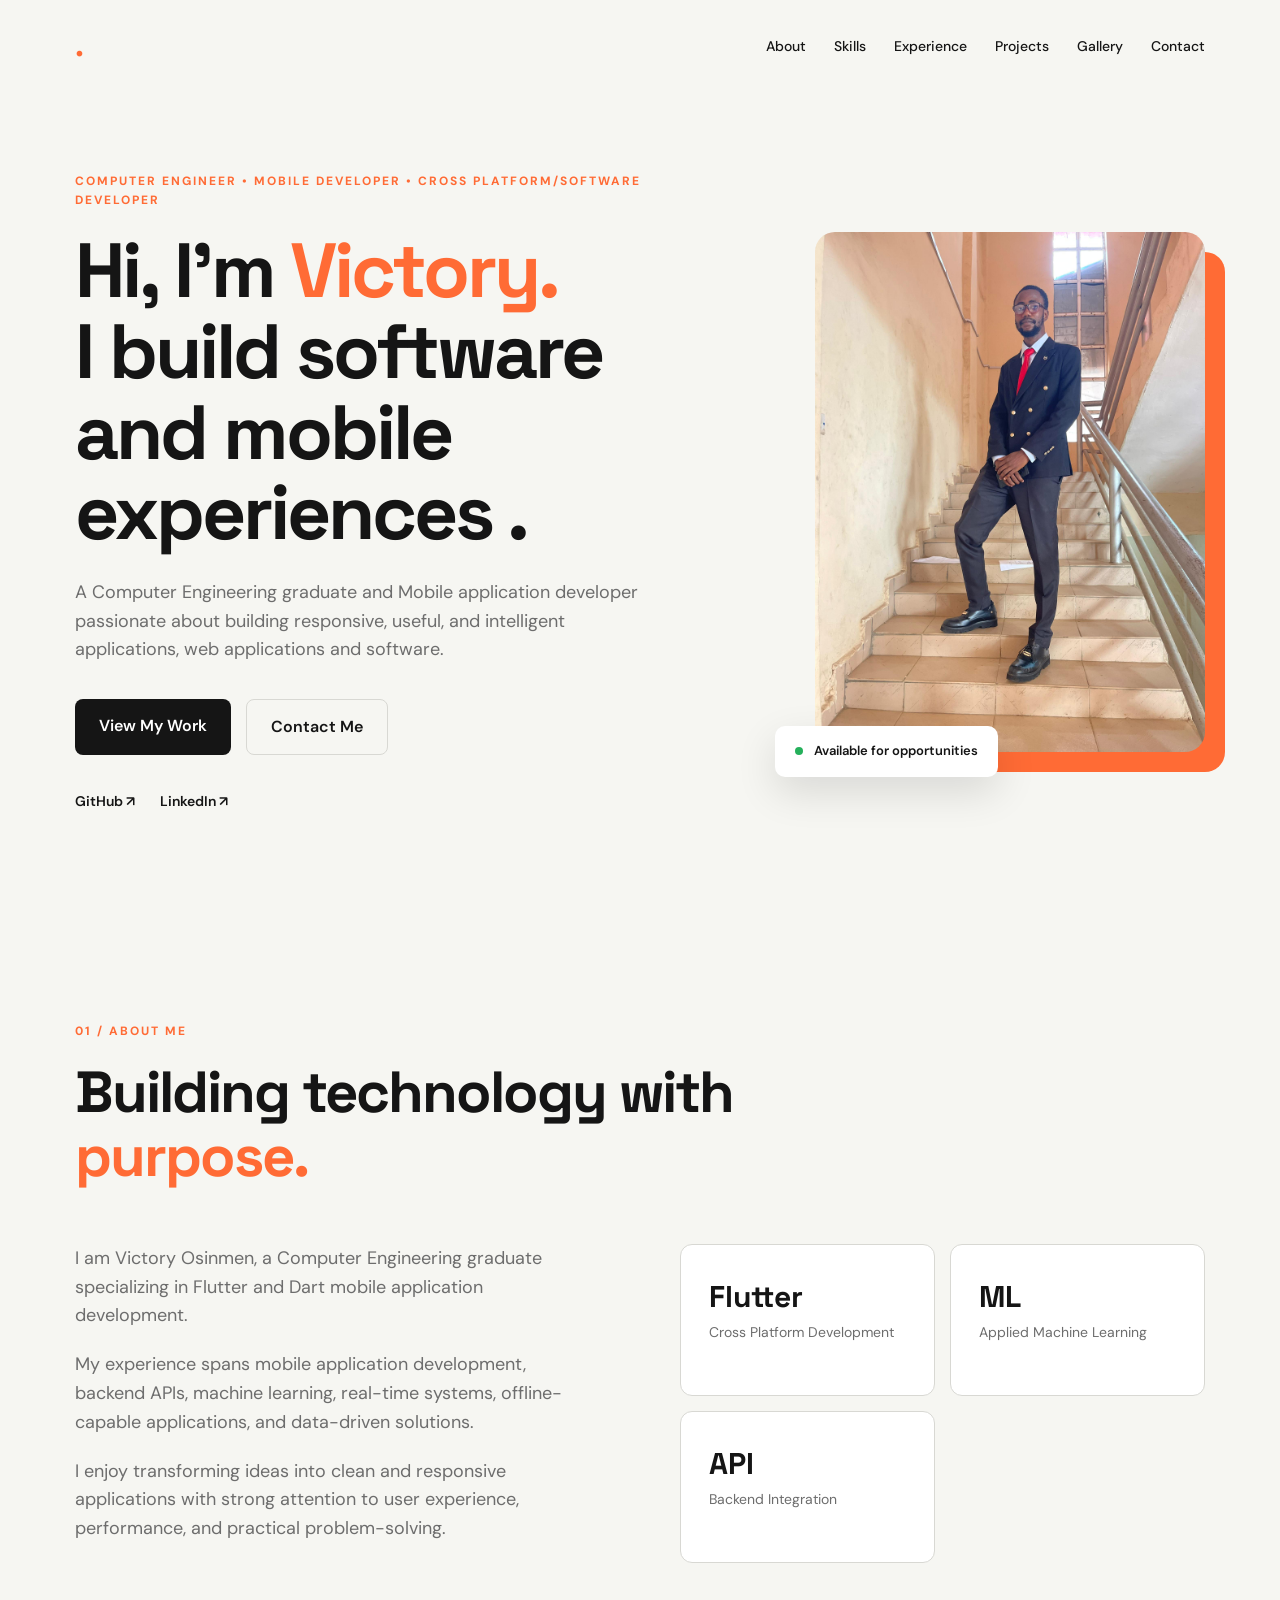
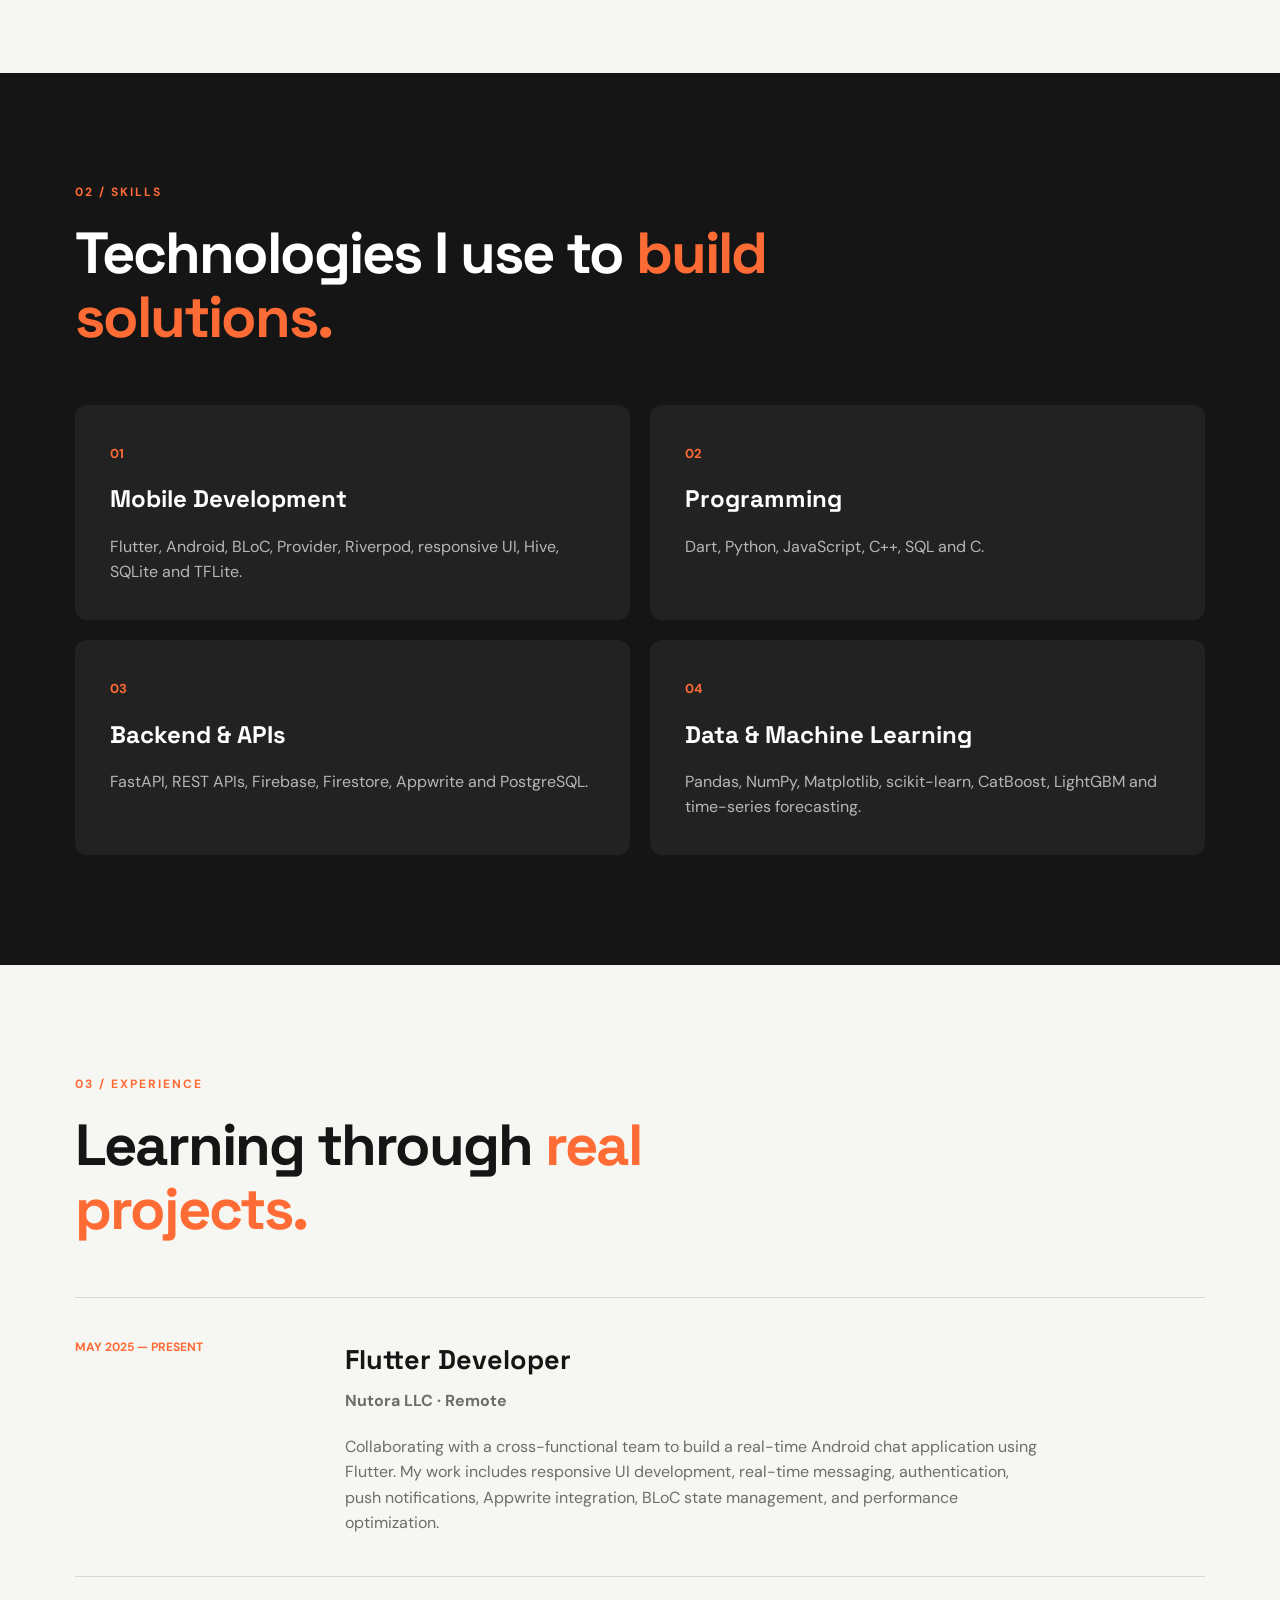
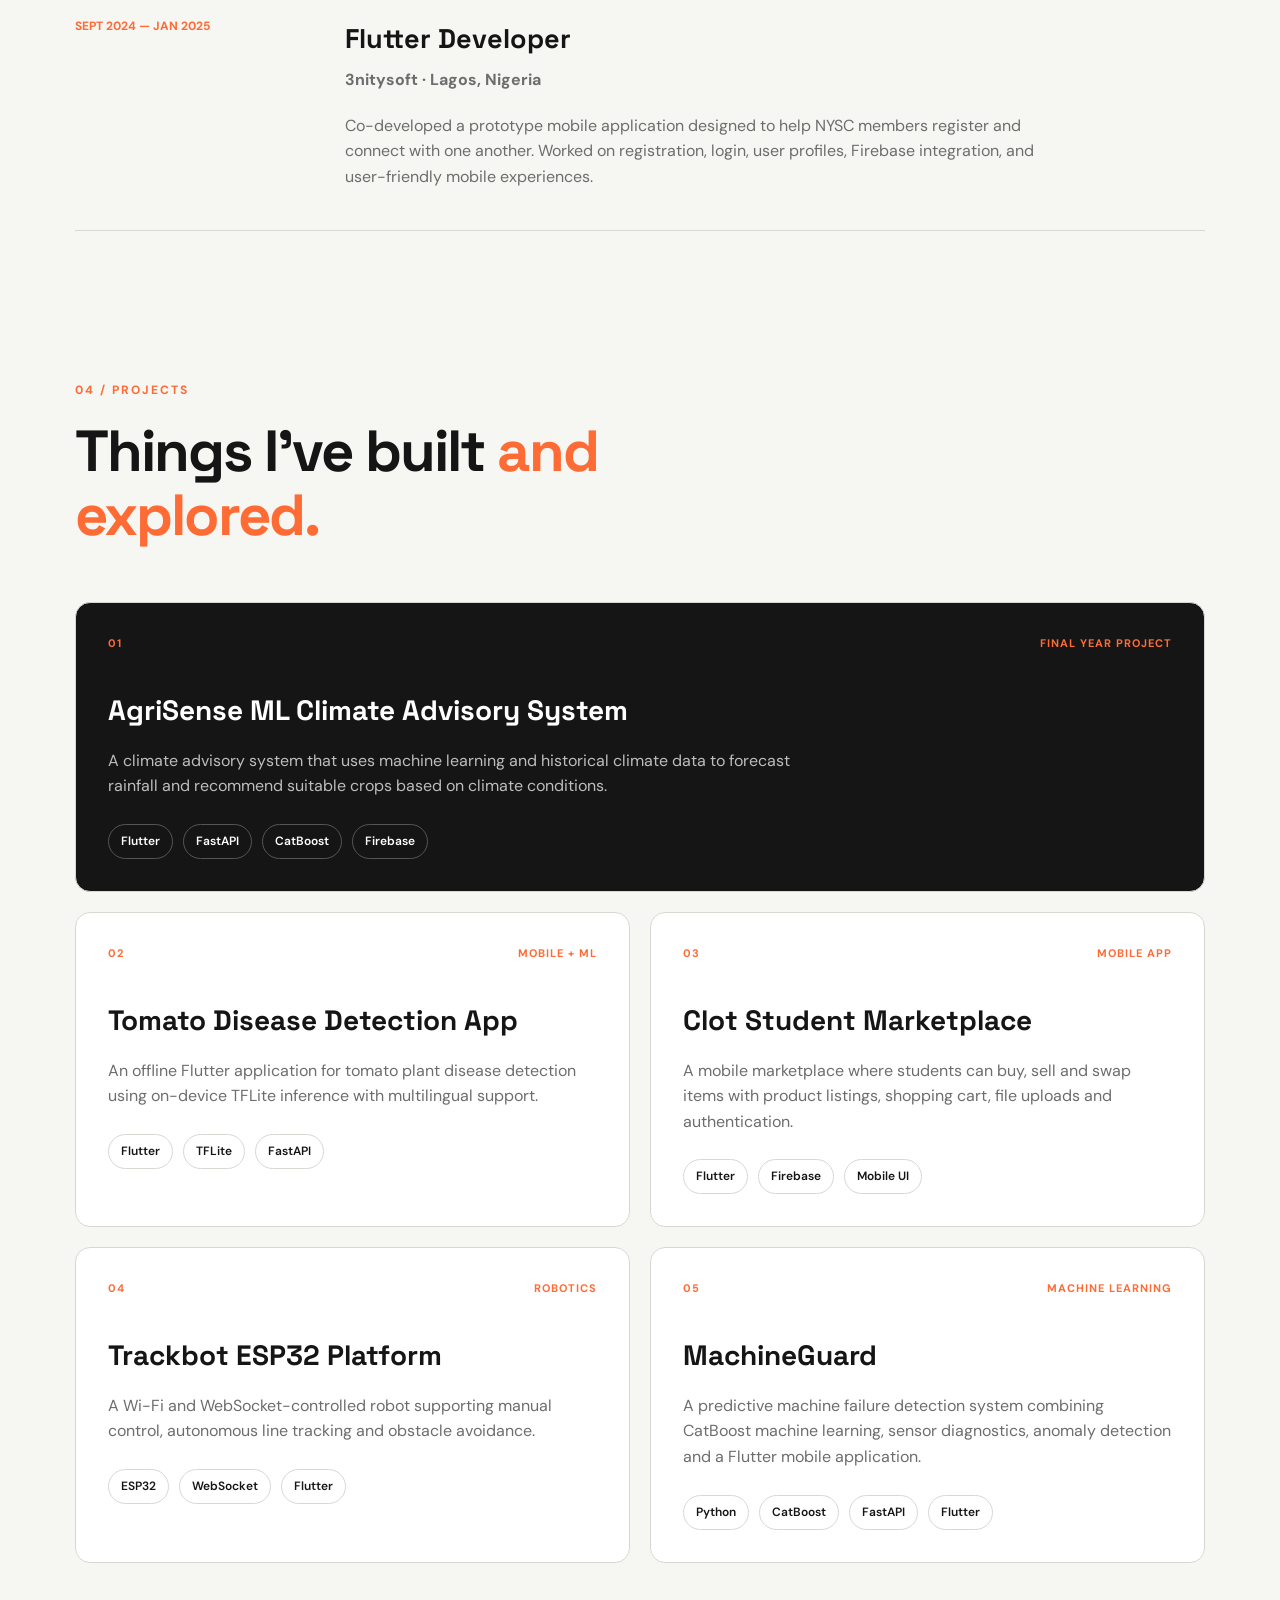
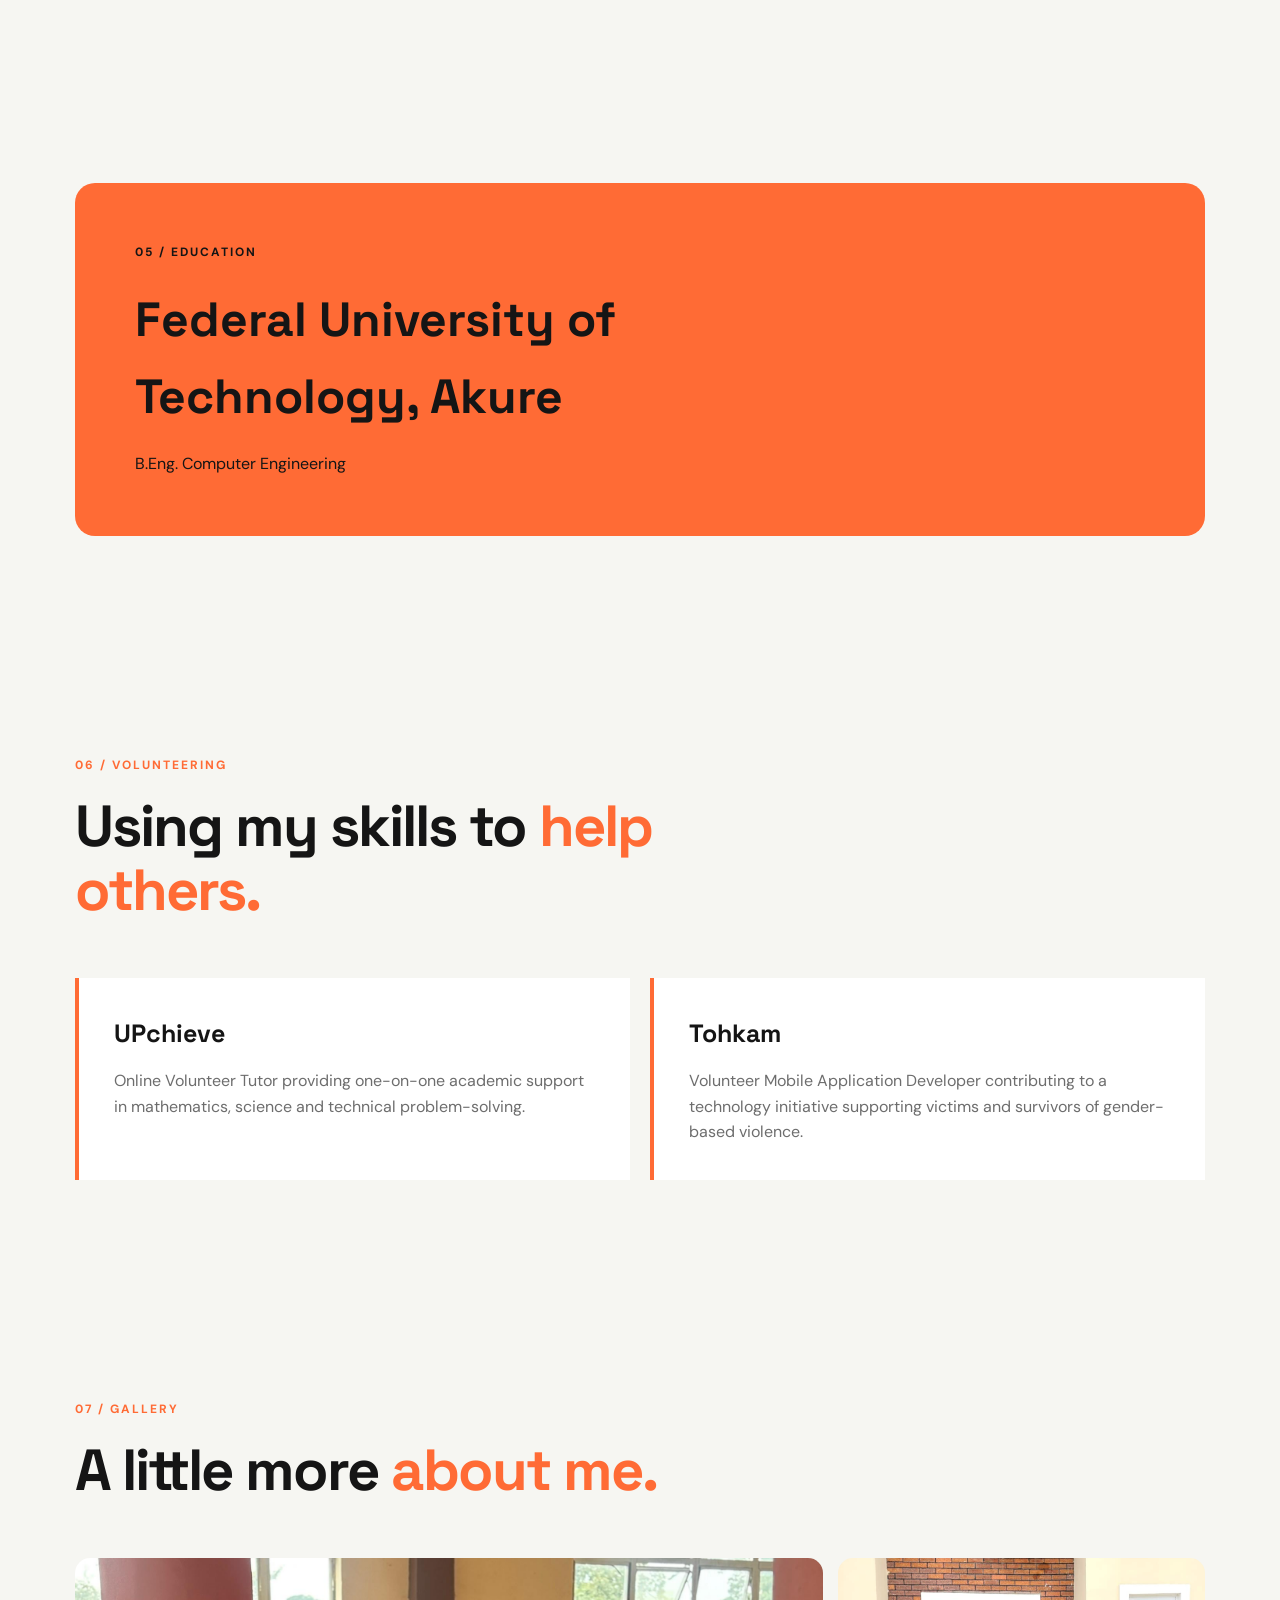
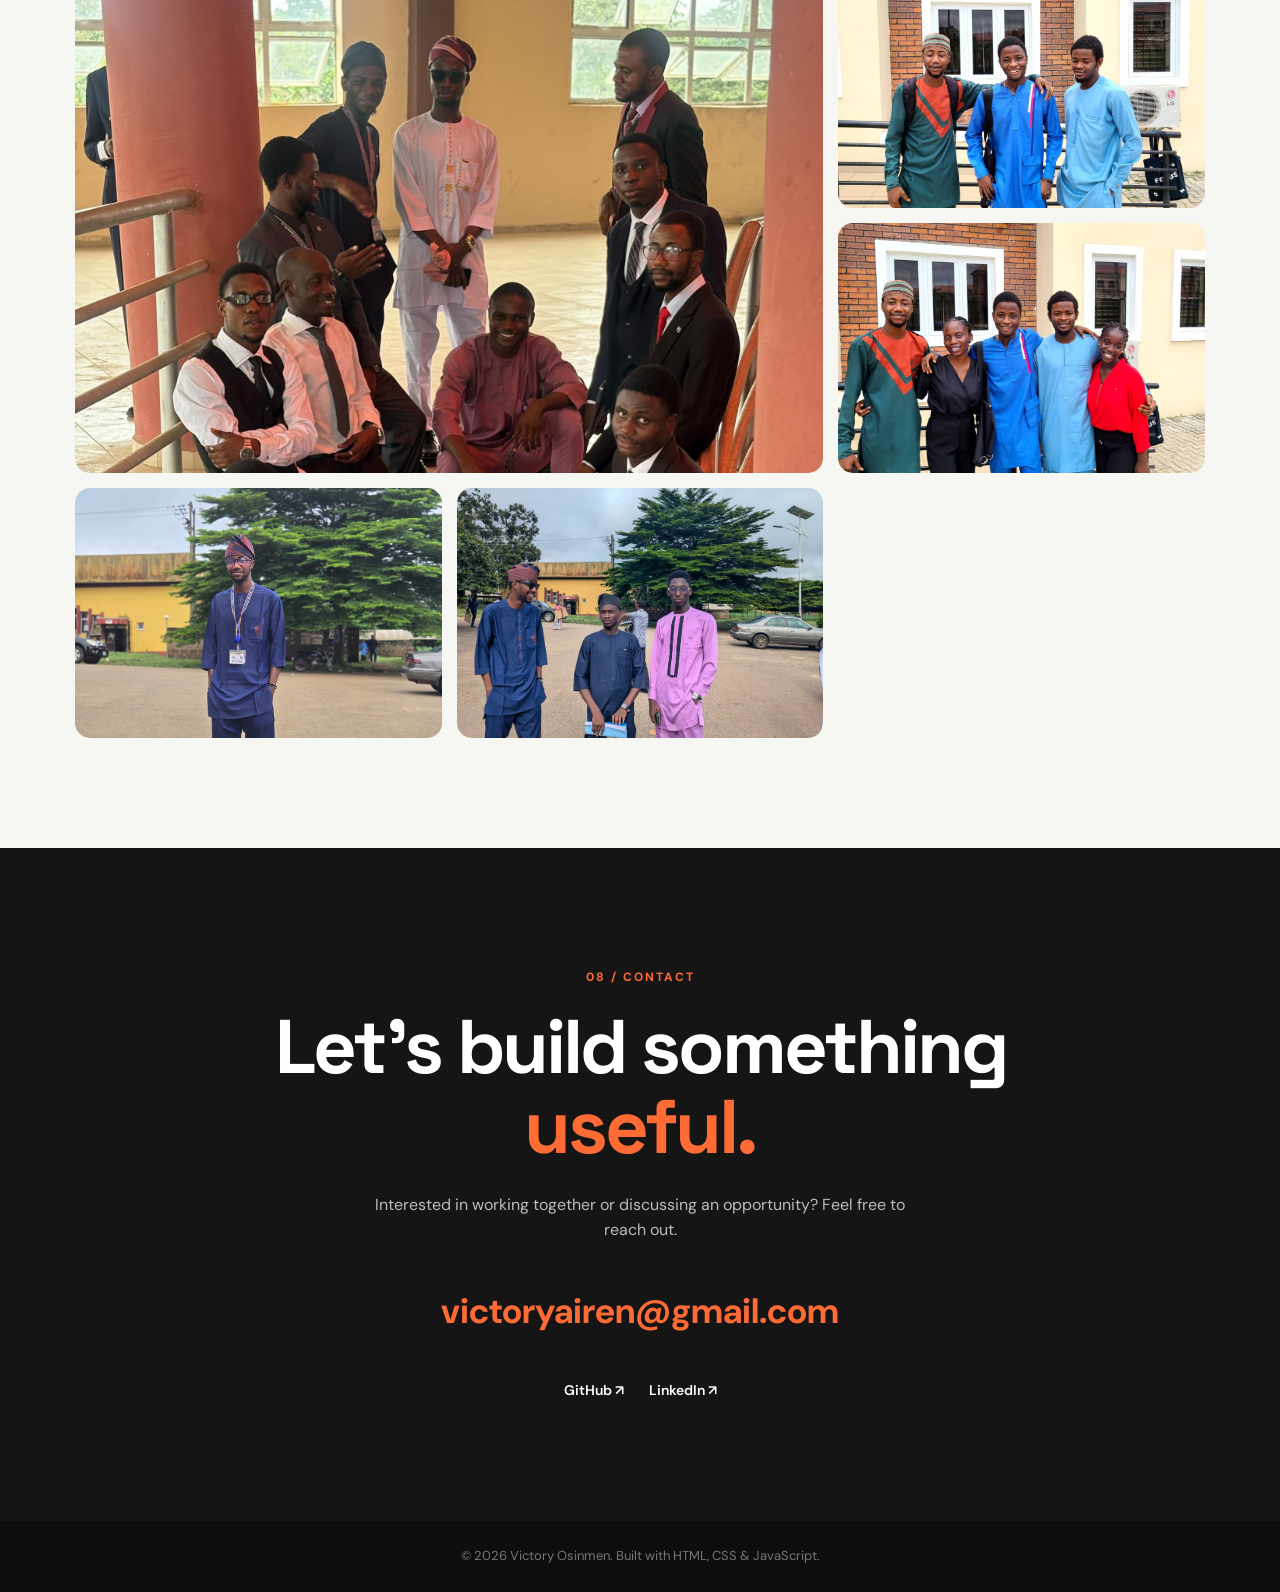
<file: index.html>
<!DOCTYPE html>
<html lang="en">
<head>
    <meta charset="UTF-8">
    <meta name="viewport" content="width=device-width, initial-scale=1.0">

    <title>Victory Osinmen | Flutter Developer</title>

    <link rel="stylesheet" href="style.css">

    <!-- Google Font -->
    <link rel="preconnect" href="https://fonts.googleapis.com">
    <link rel="preconnect" href="https://fonts.gstatic.com" crossorigin>
    <link href="https://fonts.googleapis.com/css2?family=DM+Sans:wght@400;500;600;700&family=Space+Grotesk:wght@500;600;700&display=swap" rel="stylesheet">
</head>

<body>

    <!-- NAVBAR -->

    <header class="navbar">
        <a href="#home" class="logo">
            <span>.</span>
        </a>

        <nav id="navLinks">
            <a href="#about">About</a>
            <a href="#skills">Skills</a>
            <a href="#experience">Experience</a>
            <a href="#projects">Projects</a>
            <a href="#gallery">Gallery</a>
            <a href="#contact">Contact</a>
        </nav>

        <button class="menu-btn" id="menuBtn" aria-label="Open Menu">
            ☰
        </button>
    </header>

    <!--HERO -->
    <main>
        <section id="home" class="hero">
            <div class="hero-content">
                <p class="hero-tag">COMPUTER ENGINEER • MOBILE DEVELOPER • CROSS PLATFORM/SOFTWARE DEVELOPER</p>
                <h1>
                    Hi, I'm <span>Victory.</span><br>
                    I build software and mobile experiences .
                </h1>

                <p class="hero-description">
                    A Computer Engineering graduate and Mobile application developer
                    passionate about building responsive, useful, and
                    intelligent applications, web applications and software.
                </p>

                <div class="hero-buttons">
                    <a href="#projects" class="btn btn-primary">
                        View My Work
                    </a>

                    <a href="#contact" class="btn btn-secondary">
                        Contact Me
                    </a>
                </div>

                <div class="hero-socials">
                    <a href="https://github.com/osinmen" target="_blank">
                        GitHub ↗
                    </a>

                    <a href="https://linkedin.com/in/victory-airen-781277395/" target="_blank">
                        LinkedIn ↗
                    </a>
                </div>
            </div>
            <div class="hero-image-wrapper">
                <div class="hero-image-bg"></div>
                <img
                    src="images/profile.jpeg"
                    alt="Victory Osinmen"
                    class="hero-image"
                >

                <div class="floating-card">
                    <span class="card-dot"></span>
                    Available for opportunities
                </div>

            </div>

        </section>


        <!--  ABOUT  -->

        <section id="about" class="section">

            <div class="section-heading">
                <p class="section-number">01 / ABOUT ME</p>

                <h2>
                    Building technology with
                    <span>purpose.</span>
                </h2>
            </div>


            <div class="about-grid">

                <div class="about-text">

                    <p>
                        I am Victory Osinmen, a Computer Engineering graduate
                        specializing in Flutter and Dart mobile application
                        development.
                    </p>

                    <p>
                        My experience spans mobile application development,
                        backend APIs, machine learning, real-time systems,
                        offline-capable applications, and data-driven solutions.
                    </p>

                    <p>
                        I enjoy transforming ideas into clean and responsive
                        applications with strong attention to user experience,
                        performance, and practical problem-solving.
                    </p>

                </div>


                <div class="stats-grid">

                  
                    <div class="stat-card">
                        <h3>Flutter</h3>
                        <p>Cross Platform Development</p>
                    </div>

                    <div class="stat-card">
                        <h3>ML</h3>
                        <p>Applied Machine Learning</p>
                    </div>

                    <div class="stat-card">
                        <h3>API</h3>
                        <p>Backend Integration</p>
                    </div>

                </div>

            </div>

        </section>


        <!--  SKILLS -->

        <section id="skills" class="section dark-section">

            <div class="section-heading light-heading">
                <p class="section-number">02 / SKILLS</p>

                <h2>
                    Technologies I use to
                    <span>build solutions.</span>
                </h2>
            </div>


            <div class="skills-grid">

                <div class="skill-card">
                    <span class="skill-number">01</span>
                    <h3>Mobile Development</h3>

                    <p>
                        Flutter, Android, BLoC, Provider, Riverpod,
                        responsive UI, Hive, SQLite and TFLite.
                    </p>
                </div>


                <div class="skill-card">
                    <span class="skill-number">02</span>
                    <h3>Programming</h3>

                    <p>
                        Dart, Python, JavaScript, C++, SQL and C.
                    </p>
                </div>


                <div class="skill-card">
                    <span class="skill-number">03</span>
                    <h3>Backend & APIs</h3>

                    <p>
                        FastAPI, REST APIs, Firebase, Firestore,
                        Appwrite and PostgreSQL.
                    </p>
                </div>


                <div class="skill-card">
                    <span class="skill-number">04</span>
                    <h3>Data & Machine Learning</h3>

                    <p>
                        Pandas, NumPy, Matplotlib, scikit-learn,
                        CatBoost, LightGBM and time-series forecasting.
                    </p>
                </div>

            </div>

        </section>


        <!--  EXPERIENCE  -->

        <section id="experience" class="section">

            <div class="section-heading">
                <p class="section-number">03 / EXPERIENCE</p>

                <h2>
                    Learning through
                    <span>real projects.</span>
                </h2>
            </div>


            <div class="timeline">


                <div class="timeline-item">

                    <div class="timeline-date">
                        MAY 2025 — PRESENT
                    </div>

                    <div class="timeline-content">

                        <h3>Flutter Developer</h3>

                        <h4>Nutora LLC · Remote</h4>

                        <p>
                            Collaborating with a cross-functional team to build
                            a real-time Android chat application using Flutter.
                            My work includes responsive UI development, real-time
                            messaging, authentication, push notifications,
                            Appwrite integration, BLoC state management, and
                            performance optimization.
                        </p>

                    </div>

                </div>


                <div class="timeline-item">

                    <div class="timeline-date">
                        SEPT 2024 — JAN 2025
                    </div>

                    <div class="timeline-content">

                        <h3>Flutter Developer</h3>

                        <h4>3nitysoft · Lagos, Nigeria</h4>

                        <p>
                            Co-developed a prototype mobile application designed
                            to help NYSC members register and connect with one
                            another. Worked on registration, login, user profiles,
                            Firebase integration, and user-friendly mobile
                            experiences.
                        </p>

                    </div>

                </div>

            </div>

        </section>


        <!-- PROJECTS  -->

        <section id="projects" class="section projects-section">

            <div class="section-heading">
                <p class="section-number">04 / PROJECTS</p>

                <h2>
                    Things I've built
                    <span>and explored.</span>
                </h2>
            </div>


            <div class="projects-grid">


                <article class="project-card featured-project">

                    <div class="project-top">
                        <span>01</span>
                        <span>FINAL YEAR PROJECT</span>
                    </div>

                    <h3>AgriSense ML Climate Advisory System</h3>

                    <p>
                        A climate advisory system that uses machine learning
                        and historical climate data to forecast rainfall and
                        recommend suitable crops based on climate conditions.
                    </p>

                    <div class="project-tags">
                        <span>Flutter</span>
                        <span>FastAPI</span>
                        <span>CatBoost</span>
                        <span>Firebase</span>
                    </div>

                </article>


                <article class="project-card">

                    <div class="project-top">
                        <span>02</span>
                        <span>MOBILE + ML</span>
                    </div>

                    <h3>Tomato Disease Detection App</h3>

                    <p>
                        An offline Flutter application for tomato plant disease
                        detection using on-device TFLite inference with
                        multilingual support.
                    </p>

                    <div class="project-tags">
                        <span>Flutter</span>
                        <span>TFLite</span>
                        <span>FastAPI</span>
                    </div>

                </article>


                <article class="project-card">

                    <div class="project-top">
                        <span>03</span>
                        <span>MOBILE APP</span>
                    </div>

                    <h3>Clot Student Marketplace</h3>

                    <p>
                        A mobile marketplace where students can buy, sell and
                        swap items with product listings, shopping cart,
                        file uploads and authentication.
                    </p>

                    <div class="project-tags">
                        <span>Flutter</span>
                        <span>Firebase</span>
                        <span>Mobile UI</span>
                    </div>

                </article>


                <article class="project-card">

                    <div class="project-top">
                        <span>04</span>
                        <span>ROBOTICS</span>
                    </div>

                    <h3>Trackbot ESP32 Platform</h3>

                    <p>
                        A Wi-Fi and WebSocket-controlled robot supporting
                        manual control, autonomous line tracking and
                        obstacle avoidance.
                    </p>

                    <div class="project-tags">
                        <span>ESP32</span>
                        <span>WebSocket</span>
                        <span>Flutter</span>
                    </div>

                </article>


                <article class="project-card">

                    <div class="project-top">
                        <span>05</span>
                        <span>MACHINE LEARNING</span>
                    </div>

                    <h3>MachineGuard</h3>

                    <p>
                        A predictive machine failure detection system combining
                        CatBoost machine learning, sensor diagnostics, anomaly
                        detection and a Flutter mobile application.
                    </p>

                    <div class="project-tags">
                        <span>Python</span>
                        <span>CatBoost</span>
                        <span>FastAPI</span>
                        <span>Flutter</span>
                    </div>

                </article>

            </div>

        </section>


        <!-- EDUCATION  -->

        <section class="section education-section">

            <div class="education-card">

                <div>
                    <p class="section-number">05 / EDUCATION</p>

                    <h2>
                        Federal University of Technology, Akure
                    </h2>

                    <p class="education-degree">
                        B.Eng. Computer Engineering
                    </p>
                </div>

               

            </div>

        </section>


        <!--  VOLUNTEERING  -->

        <section class="section">

            <div class="section-heading">
                <p class="section-number">06 / VOLUNTEERING</p>

                <h2>
                    Using my skills to
                    <span>help others.</span>
                </h2>
            </div>


            <div class="volunteer-grid">

                <div class="volunteer-card">
                    <h3>UPchieve</h3>

                    <p>
                        Online Volunteer Tutor providing one-on-one academic
                        support in mathematics, science and technical
                        problem-solving.
                    </p>
                </div>


                <div class="volunteer-card">
                    <h3>Tohkam</h3>

                    <p>
                        Volunteer Mobile Application Developer contributing to
                        a technology initiative supporting victims and survivors
                        of gender-based violence.
                    </p>
                </div>

            </div>

        </section>


        <!-- GALLERY -->

        <section id="gallery" class="section gallery-section">

            <div class="section-heading">
                <p class="section-number">07 / GALLERY</p>

                <h2>
                    A little more
                    <span>about me.</span>
                </h2>
            </div>


            <div class="gallery-grid">
                <div class="gallery-item gallery-large">
                    <img src="images/photo1.jpeg" alt="Victory and friends" style="object-position: top;">
                </div>
                <div class="gallery-item">
                    <img src="images/photo2.jpg" alt="Victory">
                </div>
                <div class="gallery-item">
                    <img src="images/photo3.jpg" alt="Victory and friends">
                </div>
                <div class="gallery-item">
                    <img src="images/photo4.jpeg" alt="Victory" style="object-position: top;">
                </div>

                <div class="gallery-item">
                    <img src="images/photo5.jpeg" alt="Victory and friends">
                </div>

            </div>

        </section>


        <!-- CONTACT  -->
        <section id="contact" class="contact-section">

            <p class="section-number">08 / CONTACT</p>

            <h2>
                Let's build something
                <span>useful.</span>
            </h2>

            <p>
                Interested in working together or discussing an opportunity?
                Feel free to reach out.
            </p>


            <a href="mailto:victoryairen@gmail.com" class="contact-email">
                victoryairen@gmail.com
            </a>


            <div class="contact-links">

                <a href="https://github.com/osinmen" target="_blank">
                    GitHub ↗
                </a>

                <a href="https://linkedin.com/in/victory-airen-781277395/" target="_blank">
                    LinkedIn ↗
                </a>

            </div>

        </section>

    </main>


    <!--  FOOTER  -->

    <footer>

        <p>
            © <span id="year"></span> Victory Osinmen.
            Built with HTML, CSS & JavaScript.
        </p>

    </footer>


    <script src="script.js"></script>

</body>
</html>
</file>
<file: style.css>
/* =========================
   RESET
========================= */

* {
    margin: 0;
    padding: 0;
    box-sizing: border-box;
}


html {
    scroll-behavior: smooth;
}


body {
    font-family: "DM Sans", sans-serif;
    background: #f6f6f2;
    color: #151515;
    line-height: 1.6;
    overflow-x: hidden;
}


a {
    text-decoration: none;
    color: inherit;
}


img {
    width: 100%;
    display: block;
}


/* =========================
   VARIABLES
========================= */

:root {
    --dark: #151515;
    --dark-soft: #222222;
    --light: #f6f6f2;
    --white: #ffffff;
    --accent: #ff6b35;
    --gray: #6d6d6d;
    --border: #d8d8d3;
    --container: 1180px;
}


/* =========================
   NAVBAR
========================= */

.navbar {
    width: 100%;
    max-width: var(--container);
    margin: auto;
    padding: 22px 25px;

    display: flex;
    justify-content: space-between;
    align-items: center;

    position: relative;
    z-index: 100;
}


.logo {
    font-family: "Space Grotesk", sans-serif;
    font-size: 30px;
    font-weight: 700;
}


.logo span {
    color: var(--accent);
}


.navbar nav {
    display: flex;
    gap: 28px;
}


.navbar nav a {
    font-size: 14px;
    font-weight: 500;
    position: relative;
}


.navbar nav a::after {
    content: "";
    position: absolute;

    width: 0;
    height: 2px;

    background: var(--accent);

    bottom: -5px;
    left: 0;

    transition: 0.3s;
}


.navbar nav a:hover::after {
    width: 100%;
}


.menu-btn {
    display: none;
    border: none;
    background: transparent;

    font-size: 28px;
    cursor: pointer;
}


/* =========================
   HERO
========================= */

.hero {
    min-height: calc(100vh - 80px);
    max-width: var(--container);

    margin: auto;
    padding: 60px 25px 80px;

    display: grid;
    grid-template-columns: 1.1fr 0.9fr;
    align-items: center;
    gap: 70px;
}


.hero-tag,
.section-number {
    color: var(--accent);
    font-size: 12px;
    font-weight: 700;
    letter-spacing: 2px;
    margin-bottom: 20px;
}


.hero h1 {
    font-family: "Space Grotesk", sans-serif;
    font-size: clamp(50px, 6vw, 82px);
    line-height: 1.05;
    letter-spacing: -3px;
}


.hero h1 span,
.section-heading h2 span,
.contact-section h2 span {
    color: var(--accent);
}


.hero-description {
    max-width: 580px;
    margin-top: 25px;

    color: var(--gray);
    font-size: 18px;
}


.hero-buttons {
    display: flex;
    gap: 15px;
    margin-top: 35px;
}


.btn {
    padding: 14px 24px;
    border-radius: 8px;

    font-weight: 600;

    transition: 0.3s;
}


.btn-primary {
    background: var(--dark);
    color: var(--white);
}


.btn-primary:hover {
    transform: translateY(-3px);
    background: var(--accent);
}


.btn-secondary {
    border: 1px solid var(--border);
}


.btn-secondary:hover {
    border-color: var(--dark);
}


.hero-socials {
    margin-top: 35px;
    display: flex;
    gap: 25px;
}


.hero-socials a {
    font-size: 14px;
    font-weight: 600;
}


.hero-socials a:hover {
    color: var(--accent);
}


.hero-image-wrapper {
    position: relative;
    max-width: 420px;
    justify-self: end;
}


.hero-image-bg {
    position: absolute;

    width: 100%;
    height: 100%;

    top: 20px;
    right: -20px;

    background: var(--accent);
    border-radius: 20px;
}


.hero-image {
    height: 520px;
    object-fit: cover;

    border-radius: 20px;

    position: relative;
    z-index: 2;
}


.floating-card {
    position: absolute;

    bottom: -25px;
    left: -40px;

    z-index: 3;

    background: var(--white);

    padding: 15px 20px;

    border-radius: 10px;

    box-shadow: 0 15px 40px rgba(0, 0, 0, 0.12);

    font-size: 13px;
    font-weight: 600;
}


.card-dot {
    width: 8px;
    height: 8px;

    display: inline-block;

    border-radius: 50%;

    background: #25b05b;

    margin-right: 8px;
}


/* =========================
   GENERAL SECTION
========================= */

.section {
    max-width: var(--container);
    margin: auto;
    padding: 110px 25px;
}


.section-heading {
    max-width: 700px;
    margin-bottom: 55px;
}


.section-heading h2 {
    font-family: "Space Grotesk", sans-serif;
    font-size: clamp(36px, 5vw, 58px);

    line-height: 1.1;
    letter-spacing: -2px;
}


/* =========================
   ABOUT
========================= */

.about-grid {
    display: grid;
    grid-template-columns: 1fr 1fr;
    gap: 80px;
}


.about-text {
    font-size: 18px;
    color: var(--gray);
}


.about-text p {
    margin-bottom: 20px;
}


.stats-grid {
    display: grid;
    grid-template-columns: repeat(2, 1fr);
    gap: 15px;
}


.stat-card {
    padding: 28px;
    background: var(--white);
    border: 1px solid var(--border);
    border-radius: 12px;
}


.stat-card h3 {
    font-family: "Space Grotesk", sans-serif;
    font-size: 30px;
}


.stat-card p {
    color: var(--gray);
    font-size: 14px;
}


/* =========================
   DARK SECTION
========================= */

.dark-section {
    max-width: none;

    background: var(--dark);
    color: var(--white);

    padding-left: max(25px, calc((100% - var(--container)) / 2 + 25px));
    padding-right: max(25px, calc((100% - var(--container)) / 2 + 25px));
}


.light-heading h2 {
    color: var(--white);
}


/* =========================
   SKILLS
========================= */

.skills-grid {
    display: grid;
    grid-template-columns: repeat(2, 1fr);
    gap: 20px;
}


.skill-card {
    background: var(--dark-soft);
    padding: 35px;
    border-radius: 12px;

    transition: 0.3s;
}


.skill-card:hover {
    transform: translateY(-6px);
}


.skill-number {
    color: var(--accent);
    font-size: 13px;
    font-weight: 700;
}


.skill-card h3 {
    font-family: "Space Grotesk", sans-serif;
    font-size: 24px;
    margin: 15px 0;
}


.skill-card p {
    color: #b7b7b7;
}


/* =========================
   EXPERIENCE
========================= */

.timeline {
    border-top: 1px solid var(--border);
}


.timeline-item {
    display: grid;
    grid-template-columns: 220px 1fr;

    gap: 50px;

    padding: 40px 0;

    border-bottom: 1px solid var(--border);
}


.timeline-date {
    font-size: 12px;
    font-weight: 700;
    color: var(--accent);
}


.timeline-content h3 {
    font-family: "Space Grotesk", sans-serif;
    font-size: 27px;
}


.timeline-content h4 {
    margin: 7px 0 20px;
    color: var(--gray);
}


.timeline-content p {
    max-width: 700px;
    color: var(--gray);
}


/* =========================
   PROJECTS
========================= */

.projects-section {
    padding-top: 40px;
}


.projects-grid {
    display: grid;
    grid-template-columns: repeat(2, 1fr);
    gap: 20px;
}


.project-card {
    background: var(--white);

    border: 1px solid var(--border);
    border-radius: 15px;

    padding: 32px;

    transition: 0.3s;
}


.project-card:hover {
    transform: translateY(-7px);
    box-shadow: 0 20px 40px rgba(0, 0, 0, 0.08);
}


.featured-project {
    grid-column: span 2;
    background: var(--dark);
    color: var(--white);
}


.project-top {
    display: flex;
    justify-content: space-between;

    font-size: 11px;
    font-weight: 700;

    color: var(--accent);

    letter-spacing: 1px;
}


.project-card h3 {
    font-family: "Space Grotesk", sans-serif;
    font-size: 28px;

    margin: 35px 0 15px;
}


.project-card p {
    color: var(--gray);
    max-width: 700px;
}


.featured-project p {
    color: #bdbdbd;
}


.project-tags {
    display: flex;
    flex-wrap: wrap;
    gap: 10px;

    margin-top: 25px;
}


.project-tags span {
    padding: 7px 12px;

    border: 1px solid var(--border);
    border-radius: 30px;

    font-size: 12px;
    font-weight: 600;
}


.featured-project .project-tags span {
    border-color: #555;
}


/* =========================
   EDUCATION
========================= */

.education-card {
    background: var(--accent);
    border-radius: 20px;

    padding: 60px;

    display: flex;
    justify-content: space-between;
    align-items: center;

    gap: 30px;
}


.education-card .section-number {
    color: var(--dark);
}


.education-card h2 {
    font-family: "Space Grotesk", sans-serif;
    font-size: clamp(30px, 4vw, 48px);
    max-width: 700px;
}


.education-degree {
    margin-top: 15px;
}


.education-result {
    text-align: right;
}


.education-result h3 {
    font-family: "Space Grotesk", sans-serif;
    font-size: 65px;
    line-height: 1;
}


.education-result span {
    font-size: 13px;
}


/* =========================
   VOLUNTEERING
========================= */

.volunteer-grid {
    display: grid;
    grid-template-columns: repeat(2, 1fr);
    gap: 20px;
}


.volunteer-card {
    padding: 35px;
    border-left: 4px solid var(--accent);
    background: var(--white);
}


.volunteer-card h3 {
    font-family: "Space Grotesk", sans-serif;
    font-size: 25px;

    margin-bottom: 15px;
}


.volunteer-card p {
    color: var(--gray);
}


/* =========================
   GALLERY
========================= */

.gallery-grid {
    display: grid;

    grid-template-columns: repeat(3, 1fr);
    grid-auto-rows: 250px;

    gap: 15px;
}


.gallery-item {
    overflow: hidden;
    border-radius: 15px;
}


.gallery-large {
    grid-row: span 2;
    grid-column: span 2;
}


.gallery-item img {
    height: 100%;
    object-fit: cover;

    transition: transform 0.5s;
}


.gallery-item:hover img {
    transform: scale(1.07);
}


/* =========================
   CONTACT
========================= */

.contact-section {
    background: var(--dark);
    color: var(--white);

    text-align: center;

    padding: 120px 25px;
}


.contact-section h2 {
    font-family: "Space Grotesk", sans-serif;

    font-size: clamp(42px, 6vw, 76px);
    line-height: 1.05;

    letter-spacing: -3px;

    max-width: 800px;
    margin: auto;
}


.contact-section > p:not(.section-number) {
    color: #bcbcbc;

    max-width: 550px;

    margin: 25px auto;
}


.contact-email {
    display: inline-block;

    font-size: clamp(20px, 3vw, 35px);
    font-weight: 700;

    color: var(--accent);

    margin-top: 15px;
}


.contact-email:hover {
    text-decoration: underline;
}


.contact-links {
    display: flex;
    justify-content: center;
    gap: 25px;

    margin-top: 40px;
}


.contact-links a {
    font-size: 14px;
    font-weight: 600;
}


/* =========================
   FOOTER
========================= */

footer {
    background: #0d0d0d;

    color: #777;

    text-align: center;

    padding: 25px;

    font-size: 13px;
}


/* =========================
   MOBILE
========================= */

@media (max-width: 800px) {

    .navbar nav {
        display: none;

        position: absolute;

        top: 75px;
        left: 20px;
        right: 20px;

        background: var(--white);

        padding: 25px;

        border-radius: 12px;

        flex-direction: column;

        box-shadow: 0 15px 40px rgba(0, 0, 0, 0.12);
    }


    .navbar nav.active {
        display: flex;
    }


    .menu-btn {
        display: block;
    }


    .hero {
        grid-template-columns: 1fr;
        padding-top: 50px;
    }


    .hero-image-wrapper {
        justify-self: center;
        margin-top: 30px;
    }


    .hero-image {
        height: 450px;
    }


    .about-grid,
    .skills-grid,
    .volunteer-grid,
    .projects-grid {
        grid-template-columns: 1fr;
    }


    .featured-project {
        grid-column: span 1;
    }


    .timeline-item {
        grid-template-columns: 1fr;
        gap: 15px;
    }


    .education-card {
        flex-direction: column;
        align-items: flex-start;
        padding: 35px;
    }


    .education-result {
        text-align: left;
    }


    .gallery-grid {
        grid-template-columns: 1fr 1fr;
        grid-auto-rows: 200px;
    }


    .gallery-large {
        grid-column: span 2;
        grid-row: span 1;
    }

}


@media (max-width: 500px) {

    .section {
        padding: 80px 20px;
    }


    .hero {
        padding-left: 20px;
        padding-right: 20px;
    }


    .hero h1 {
        letter-spacing: -2px;
    }


    .hero-buttons {
        flex-direction: column;
    }


    .btn {
        text-align: center;
    }


    .stats-grid {
        grid-template-columns: 1fr;
    }


    .hero-image {
        height: 400px;
    }


    .floating-card {
        left: -5px;
    }


    .gallery-grid {
        grid-template-columns: 1fr;
    }


    .gallery-large {
        grid-column: span 1;
    }

}
</file>
